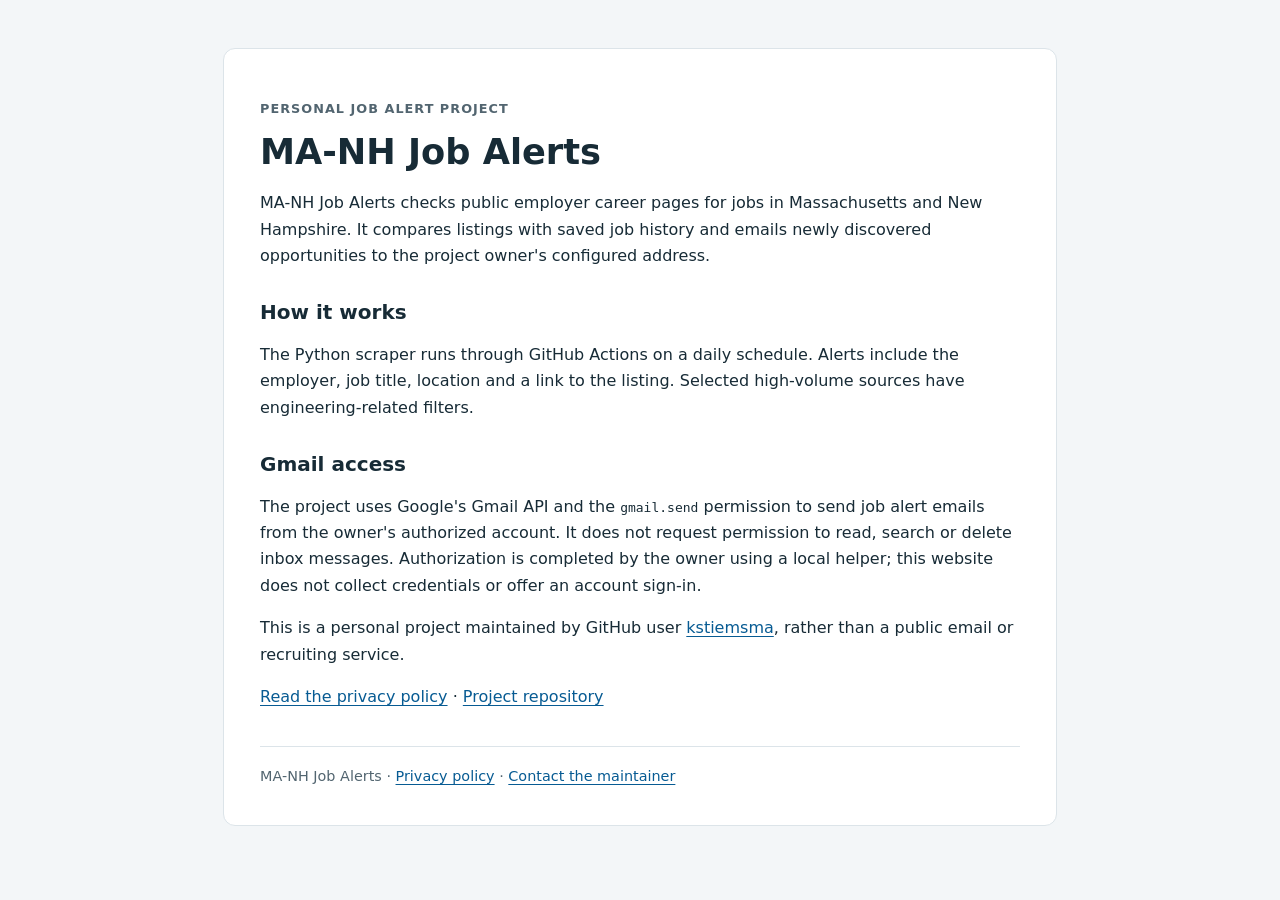
<file: index.html>
<!doctype html>
<html lang="en"><head><meta charset="utf-8"><meta name="viewport" content="width=device-width,initial-scale=1"><title>MA-NH Job Alerts</title><meta name="description" content="Personal daily job alerts for Massachusetts and New Hampshire."><link rel="stylesheet" href="style.css"></head><body><main>
<p class="eyebrow">Personal job alert project</p>
<h1>MA-NH Job Alerts</h1>
<p>MA-NH Job Alerts checks public employer career pages for jobs in Massachusetts and New Hampshire. It compares listings with saved job history and emails newly discovered opportunities to the project owner's configured address.</p>
<h2>How it works</h2>
<p>The Python scraper runs through GitHub Actions on a daily schedule. Alerts include the employer, job title, location and a link to the listing. Selected high-volume sources have engineering-related filters.</p>
<h2>Gmail access</h2>
<p>The project uses Google's Gmail API and the <code>gmail.send</code> permission to send job alert emails from the owner's authorized account. It does not request permission to read, search or delete inbox messages. Authorization is completed by the owner using a local helper; this website does not collect credentials or offer an account sign-in.</p>
<p>This is a personal project maintained by GitHub user <a href="https://github.com/kstiemsma">kstiemsma</a>, rather than a public email or recruiting service.</p>
<p><a href="privacy.html">Read the privacy policy</a> · <a href="https://github.com/kstiemsma/ma-nh-job-alert-scraper">Project repository</a></p>
<footer>MA-NH Job Alerts · <a href="privacy.html">Privacy policy</a> · <a href="https://github.com/kstiemsma/ma-nh-job-alert-scraper/issues">Contact the maintainer</a></footer>
</main></body></html>
</file>
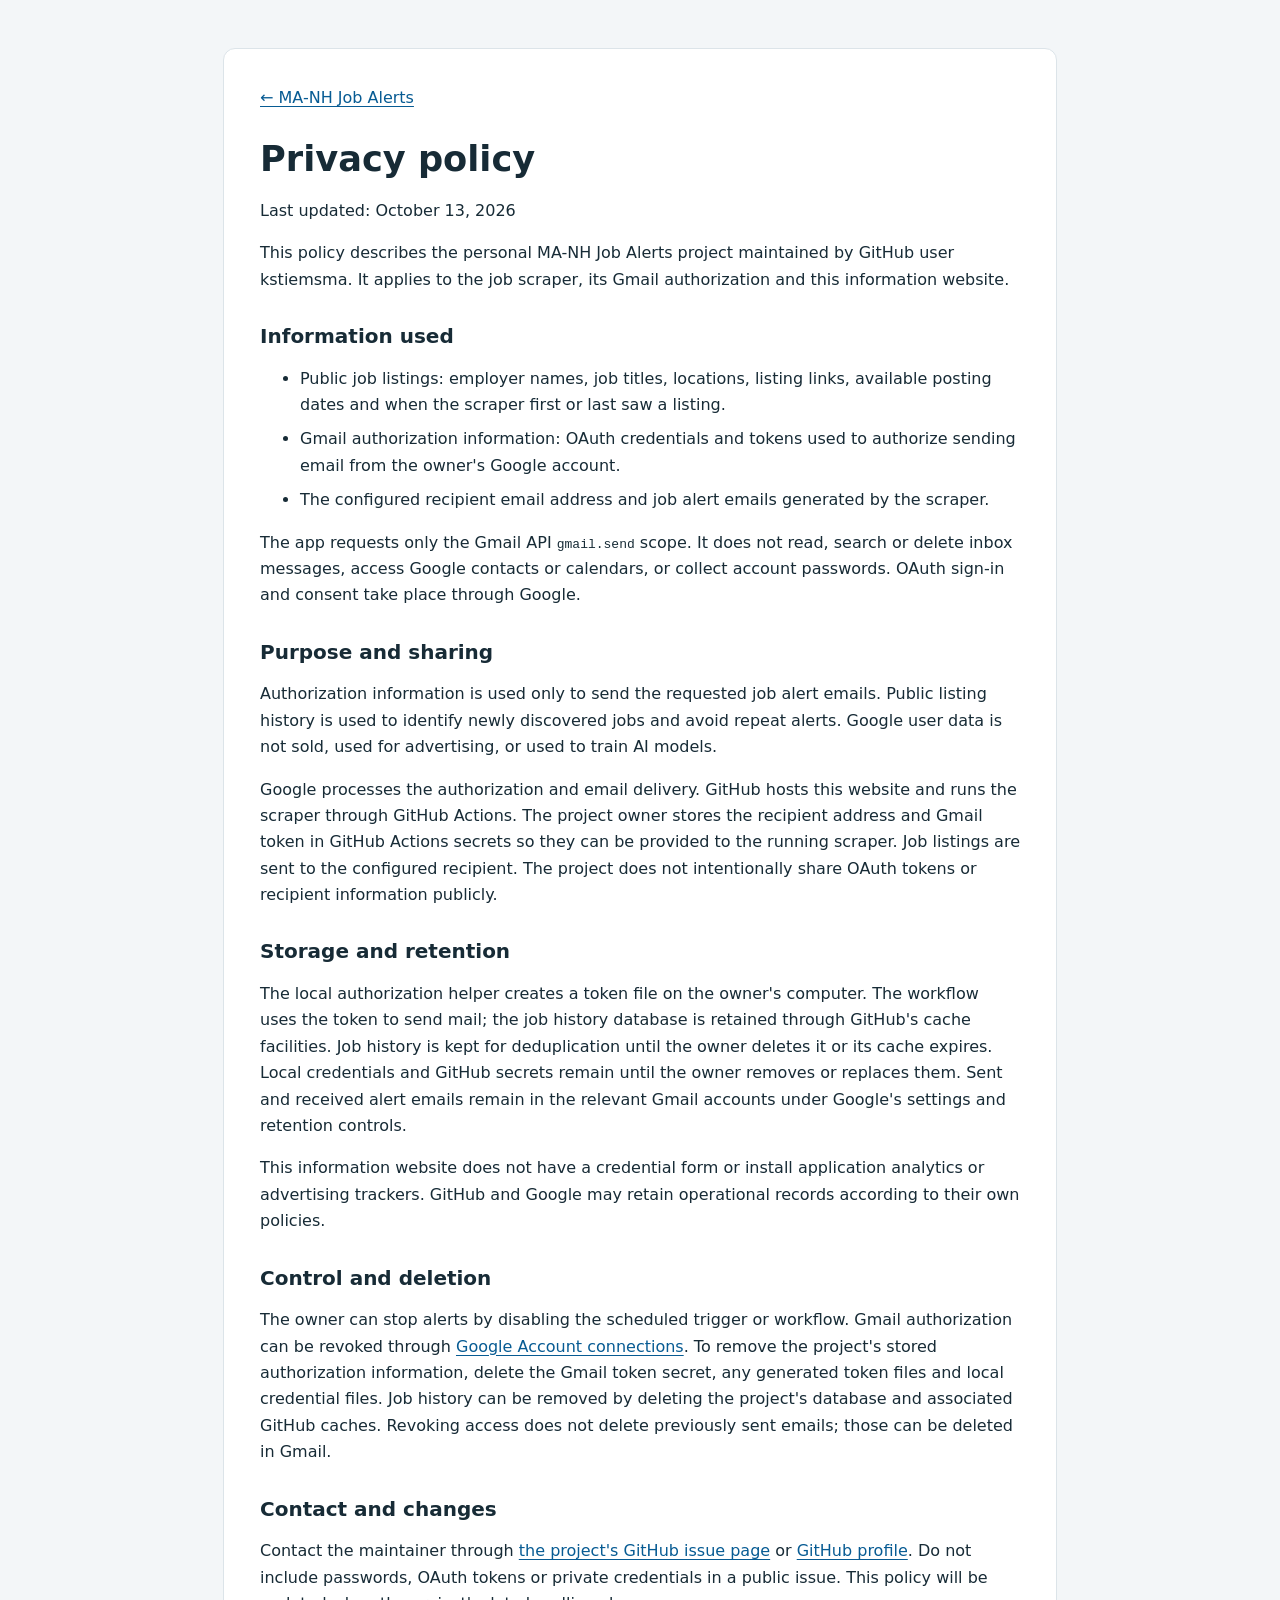
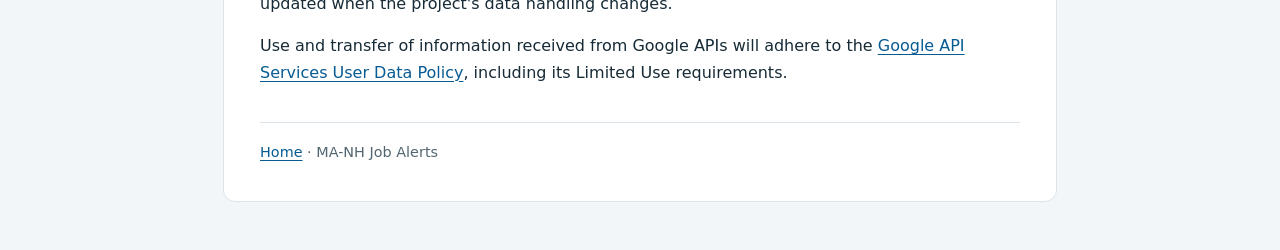
<file: privacy.html>
<!doctype html>
<html lang="en"><head><meta charset="utf-8"><meta name="viewport" content="width=device-width,initial-scale=1"><title>Privacy Policy | MA-NH Job Alerts</title><meta name="description" content="How MA-NH Job Alerts uses Gmail authorization and job alert data."><link rel="stylesheet" href="style.css"></head><body><main>
<nav><a href="./">← MA-NH Job Alerts</a></nav>
<h1>Privacy policy</h1><p>Last updated: October 13, 2026</p>
<p>This policy describes the personal MA-NH Job Alerts project maintained by GitHub user kstiemsma. It applies to the job scraper, its Gmail authorization and this information website.</p>
<h2>Information used</h2>
<ul><li>Public job listings: employer names, job titles, locations, listing links, available posting dates and when the scraper first or last saw a listing.</li><li>Gmail authorization information: OAuth credentials and tokens used to authorize sending email from the owner's Google account.</li><li>The configured recipient email address and job alert emails generated by the scraper.</li></ul>
<p>The app requests only the Gmail API <code>gmail.send</code> scope. It does not read, search or delete inbox messages, access Google contacts or calendars, or collect account passwords. OAuth sign-in and consent take place through Google.</p>
<h2>Purpose and sharing</h2>
<p>Authorization information is used only to send the requested job alert emails. Public listing history is used to identify newly discovered jobs and avoid repeat alerts. Google user data is not sold, used for advertising, or used to train AI models.</p>
<p>Google processes the authorization and email delivery. GitHub hosts this website and runs the scraper through GitHub Actions. The project owner stores the recipient address and Gmail token in GitHub Actions secrets so they can be provided to the running scraper. Job listings are sent to the configured recipient. The project does not intentionally share OAuth tokens or recipient information publicly.</p>
<h2>Storage and retention</h2>
<p>The local authorization helper creates a token file on the owner's computer. The workflow uses the token to send mail; the job history database is retained through GitHub's cache facilities. Job history is kept for deduplication until the owner deletes it or its cache expires. Local credentials and GitHub secrets remain until the owner removes or replaces them. Sent and received alert emails remain in the relevant Gmail accounts under Google's settings and retention controls.</p>
<p>This information website does not have a credential form or install application analytics or advertising trackers. GitHub and Google may retain operational records according to their own policies.</p>
<h2>Control and deletion</h2>
<p>The owner can stop alerts by disabling the scheduled trigger or workflow. Gmail authorization can be revoked through <a href="https://myaccount.google.com/connections">Google Account connections</a>. To remove the project's stored authorization information, delete the Gmail token secret, any generated token files and local credential files. Job history can be removed by deleting the project's database and associated GitHub caches. Revoking access does not delete previously sent emails; those can be deleted in Gmail.</p>
<h2>Contact and changes</h2>
<p>Contact the maintainer through <a href="https://github.com/kstiemsma/ma-nh-job-alert-scraper/issues">the project's GitHub issue page</a> or <a href="https://github.com/kstiemsma">GitHub profile</a>. Do not include passwords, OAuth tokens or private credentials in a public issue. This policy will be updated when the project's data handling changes.</p>
<p>Use and transfer of information received from Google APIs will adhere to the <a href="https://developers.google.com/terms/api-services-user-data-policy">Google API Services User Data Policy</a>, including its Limited Use requirements.</p>
<footer><a href="./">Home</a> · MA-NH Job Alerts</footer>
</main></body></html>
</file>
<file: style.css>
:root{color-scheme:light;font-family:system-ui,-apple-system,Segoe UI,sans-serif;color:#172b36;background:#f3f6f8}body{margin:0;line-height:1.65}main{max-width:760px;margin:48px auto;padding:36px;background:white;border:1px solid #dce4e9;border-radius:12px}h1{line-height:1.15;font-size:2.2rem;margin:0 0 18px}h2{line-height:1.3;margin-top:30px;font-size:1.25rem}a{color:#075b93;text-underline-offset:3px}nav{margin-bottom:28px}footer{border-top:1px solid #dce4e9;margin-top:36px;padding-top:18px;font-size:.9rem;color:#526570}.eyebrow{font-size:.8rem;font-weight:650;letter-spacing:.08em;text-transform:uppercase;color:#526570}li{margin-bottom:8px}@media(max-width:600px){main{margin:16px;padding:24px}h1{font-size:1.8rem}}
</file>
